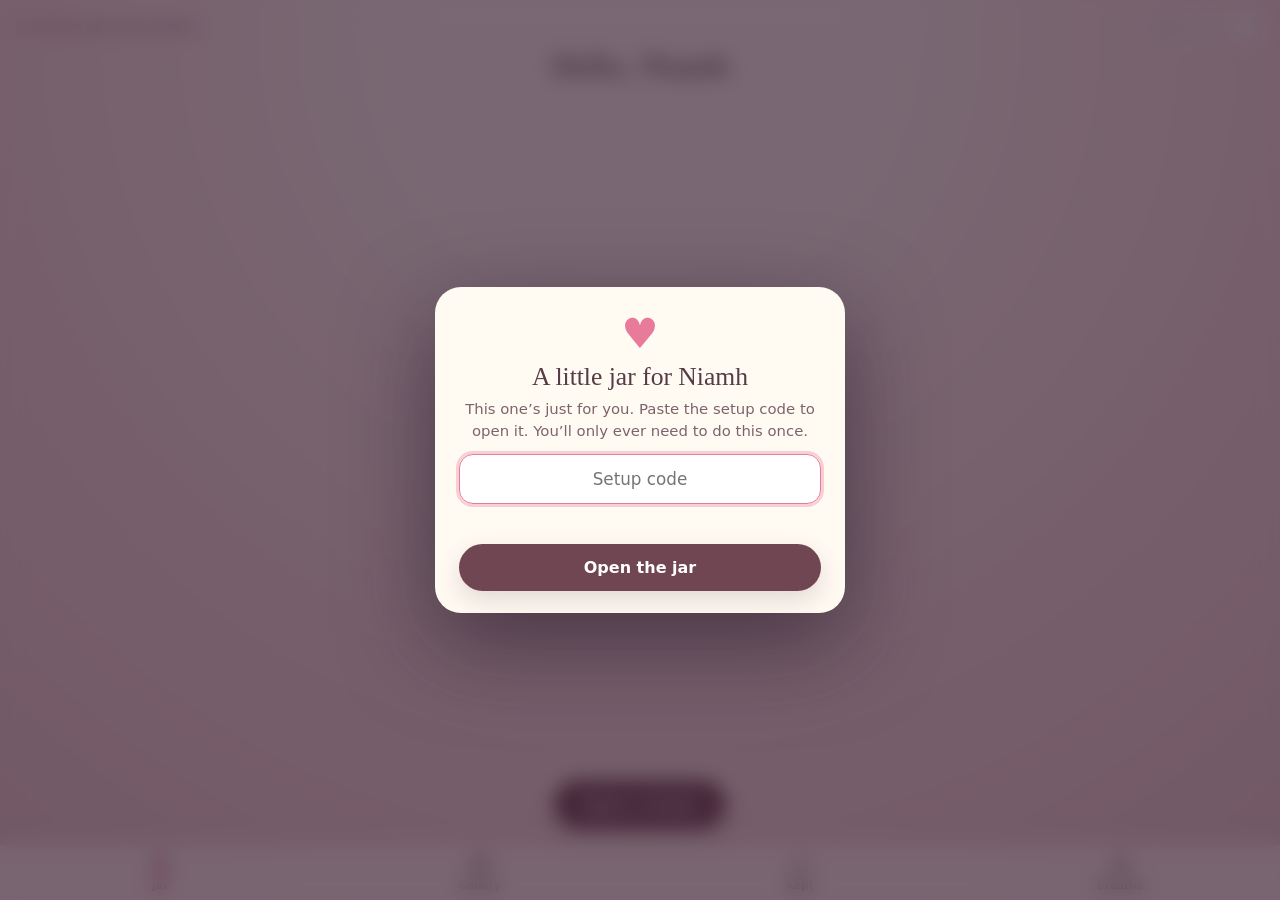
<file: index.html>
<!doctype html>
<html lang="en-GB">
<head>
<meta charset="utf-8">
<meta name="viewport" content="width=device-width,initial-scale=1,viewport-fit=cover,user-scalable=no">
<meta name="theme-color" content="#fff4ee" id="themeColor">
<meta name="description" content="A little jar of hearts for Niamh">
<meta name="robots" content="noindex,nofollow,noarchive">
<meta name="apple-mobile-web-app-capable" content="yes">
<meta name="mobile-web-app-capable" content="yes">
<meta name="apple-mobile-web-app-title" content="Niamh’s Jar">
<meta name="apple-mobile-web-app-status-bar-style" content="black-translucent">
<meta name="format-detection" content="telephone=no">
<link rel="manifest" href="manifest.webmanifest">
<link rel="apple-touch-icon" href="apple-touch-icon.png">
<link rel="icon" href="icon.svg" type="image/svg+xml">
<link rel="stylesheet" href="app.css">
<title>Niamh’s Jar</title>
</head>
<body>
<div id="app" data-screen="jar">
  <canvas id="ambient" aria-hidden="true"></canvas>

  <!-- ============ JAR ============ -->
  <section class="screen" id="screen-jar" aria-label="The jar">
    <header class="top">
      <div class="topRow">
        <span class="kicker">A little jar for Niamh</span>
        <div class="topBtns">
          <button class="iconBtn" id="btnSound" aria-label="Sound on" aria-pressed="true"></button>
          <button class="iconBtn" id="btnTheme" aria-label="Switch day and night"></button>
          <button class="iconBtn" id="btnAbout" aria-label="About the jar">i</button>
        </div>
      </div>
      <h1 id="greeting">Hello, Niamh</h1>
      <p class="tagline" id="tagline"></p>
    </header>
    <div class="pills" id="pills"></div>
    <div class="scene" id="scene">
      <canvas id="jarCanvas" role="img" aria-label="A glass jar full of coloured hearts. Tap it, tilt it or shake your phone."></canvas>
      <button class="motionPill" id="enableMotion" hidden>📳 Tap to switch on shake &amp; tilt</button>
    </div>
    <div class="moods" id="moods" role="radiogroup" aria-label="What do you need?"></div>
    <div class="cta">
      <button class="btn primary" id="openBtn">Open a heart</button>
      <div class="progress" id="progress"></div>
    </div>
  </section>

  <!-- ============ MEMORIES ============ -->
  <section class="screen" id="screen-memories" aria-label="Memories" hidden>
    <div class="pad">
      <h2 class="title">Our little gallery</h2>
      <p class="lede">Photos and little videos from your Bear.</p>
      <div class="grid" id="memGrid"></div>
      <p class="empty" id="memEmpty" hidden>Nothing here yet. Soon this will fill up with photos and little videos from your Bear. ✨</p>
    </div>
  </section>

  <!-- ============ SAVED ============ -->
  <section class="screen" id="screen-saved" aria-label="Saved hearts" hidden>
    <div class="pad">
      <h2 class="title">Hearts you’ve kept</h2>
      <p class="lede" id="savedCount"></p>
      <div class="list" id="savedList"></div>
      <p class="empty" id="savedEmpty" hidden>Tap ♥ on any heart to keep it here, for the days you need it again.</p>
    </div>
  </section>

  <!-- ============ BREATHE / HEAVY DAY ============ -->
  <section class="screen" id="screen-breathe" aria-label="If today is heavy" hidden>
    <div class="pad">
      <h2 class="title">If today is heavy</h2>
      <p class="lede">Nothing to fix right now. Just breathe with the circle for a minute.</p>
      <div class="breathWrap">
        <div class="breath" id="breath"><span id="breathText">Ready when you are</span></div>
      </div>
      <div class="center"><button class="btn secondary" id="breathBtn">Begin</button></div>
      <div class="card">
        <h3>Want a gentle heart?</h3>
        <button class="btn primary wide" id="gentleBtn">Give me a reassuring one</button>
      </div>
      <div class="card">
        <h3>If it feels like too much</h3>
        <p>You don’t have to carry it alone. Talking to someone can really help, and these are free and confidential (UK):</p>
        <a class="help" href="tel:116123"><b>Samaritans</b><span>Call 116 123, any time</span></a>
        <a class="help" href="sms:85258&body=SHOUT"><b>Shout</b><span>Text SHOUT to 85258</span></a>
        <a class="help" href="tel:111"><b>NHS 111</b><span>Call 111 and choose the mental health option</span></a>
        <a class="help danger" href="tel:999"><b>In an emergency</b><span>Call 999</span></a>
      </div>
    </div>
  </section>

  <!-- ============ TAB BAR ============ -->
  <nav class="tabbar" aria-label="Sections">
    <button data-tab="jar" aria-current="page"><svg viewBox="0 0 24 24"><path d="M8 3h8v3H8zM7 6h10v12a3 3 0 0 1-3 3h-4a3 3 0 0 1-3-3z"/><path d="M12 17.5l-3-2.8c-1.9-1.8.8-4.4 3-2.3 2.2-2.1 4.9.5 3 2.3z" class="fill"/></svg><span>Jar</span></button>
    <button data-tab="memories"><svg viewBox="0 0 24 24"><rect x="3" y="5" width="18" height="14" rx="3"/><circle cx="12" cy="12" r="3.4"/><path d="M8 5l1.2-2h5.6L16 5"/></svg><span>Gallery</span><i class="dot" id="memDot" hidden></i></button>
    <button data-tab="saved"><svg viewBox="0 0 24 24"><path d="M12 20l-7-6.6C2 10.7 5.8 6 9.3 8.8L12 11l2.7-2.2C18.2 6 22 10.7 19 13.4z"/></svg><span>Kept</span></button>
    <button data-tab="breathe"><svg viewBox="0 0 24 24"><circle cx="12" cy="12" r="8"/><circle cx="12" cy="12" r="3.5"/></svg><span>Breathe</span></button>
  </nav>

  <!-- ============ NOTE OVERLAY ============ -->
  <div class="overlay" id="overlay" role="dialog" aria-modal="true" aria-labelledby="noteHeading">
    <article class="note" id="note">
      <button class="close" id="noteClose" aria-label="Close">✕</button>
      <div class="newTag" id="noteNew" hidden>New from your Bear ✨</div>
      <div class="heading" id="noteHeading"></div>
      <div class="media" id="noteMedia" hidden></div>
      <p class="message" id="noteMessage"></p>
      <div class="rarity" id="noteRarity"></div>
      <div class="noteActions">
        <button class="pillBtn" id="noteSave" aria-pressed="false"><span class="h">♡</span> Keep</button>
        <button class="pillBtn" id="noteAgain">Another heart ♥</button>
      </div>
    </article>
  </div>

  <!-- ============ WELCOME / ABOUT ============ -->
  <div class="overlay welcome" id="welcome" role="dialog" aria-modal="true" aria-label="Welcome">
    <div class="welcomeCard">
      <div class="welcomeHeart">♥</div>
      <h2 id="welcomeTitle">A little jar for Niamh</h2>
      <p class="big" id="welcomeTag"></p>
      <p id="welcomeIntro"></p>
      <ul class="how">
        <li><b>Tap</b> a heart, or the glass, to open one</li>
        <li><b>Tilt</b> your phone, the hearts slide about</li>
        <li><b>Shake</b> it for a surprise</li>
        <li><b>Pick a mood</b> and the right hearts glow</li>
      </ul>
      <div class="install" id="installCoach" hidden>
        <b>Make it an app</b>
        <p>In Safari, tap <svg class="share" viewBox="0 0 24 24"><path d="M12 3v12M8 7l4-4 4 4M6 11H5a1 1 0 0 0-1 1v8a1 1 0 0 0 1 1h14a1 1 0 0 0 1-1v-8a1 1 0 0 0-1-1h-1"/></svg> <b>Share</b>, then <b>Add to Home Screen</b>.</p>
      </div>
      <button class="btn primary wide" id="welcomeGo">Open the jar</button>
    </div>
  </div>


  <!-- ============ LOCK ============ -->
  <div class="overlay welcome" id="lock" role="dialog" aria-modal="true" aria-label="Unlock the jar" style="z-index:85">
    <div class="welcomeCard">
      <div class="welcomeHeart">♥</div>
      <h2>A little jar for Niamh</h2>
      <p>This one’s just for you. Paste the setup code to open it. You’ll only ever need to do this once.</p>
      <input class="lockInput" id="lockCode" type="text" placeholder="Setup code" autocomplete="off" autocapitalize="characters" autocorrect="off" spellcheck="false" enterkeyhint="go">
      <div class="lockErr" id="lockErr" role="alert"></div>
      <button class="btn primary wide" id="lockGo">Open the jar</button>
    </div>
  </div>

  <div class="toast" id="toast" role="status" aria-live="polite"></div>
  <canvas id="fx" aria-hidden="true"></canvas>
</div>
<script>
setTimeout(function(){if(!window.__jar){var g=document.getElementById('greeting'),t=document.getElementById('tagline');if(g)g.textContent='The jar didn’t load';if(t)t.textContent='Some files are probably missing. Check that app.js, jar.js, physics.js, fx.js and app.css are all uploaded next to index.html.'}},4500);
</script>
<script type="module" src="app.js"></script>
</body>
</html>
</file>
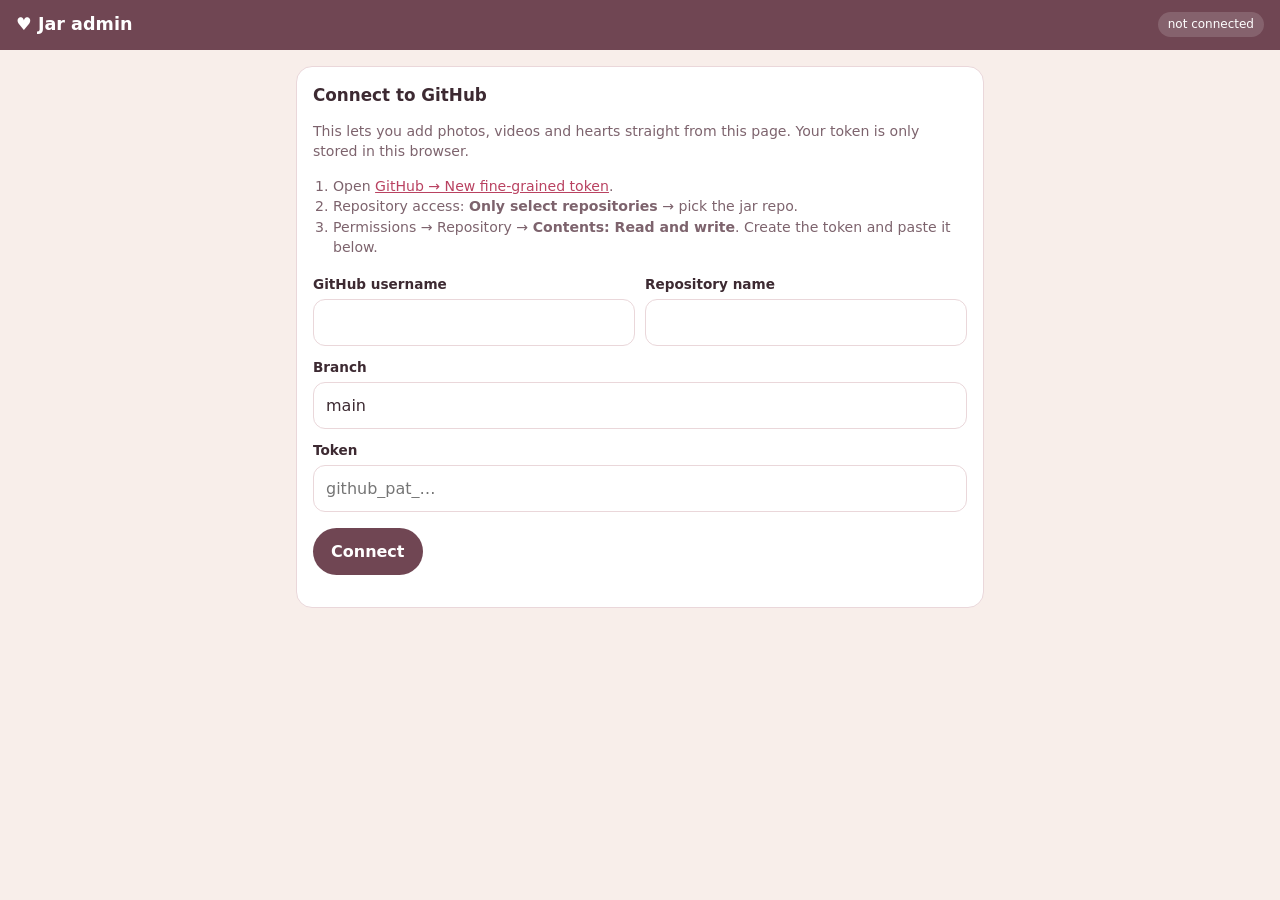
<file: admin.html>
<!doctype html>
<html lang="en-GB">
<head>
<meta charset="utf-8">
<meta name="viewport" content="width=device-width,initial-scale=1,viewport-fit=cover">
<meta name="robots" content="noindex,nofollow">
<meta name="theme-color" content="#704653">
<title>Jar admin</title>
<style>
:root{--ink:#3d2a32;--muted:#7d636d;--accent:#b94261;--bg:#f8eeea;--card:#fff;--line:#ead7da;--btn:#704653}
*{box-sizing:border-box}
body{margin:0;font:16px/1.45 -apple-system,system-ui,Segoe UI,Roboto,sans-serif;color:var(--ink);background:var(--bg);padding-bottom:90px}
header{position:sticky;top:0;z-index:10;background:var(--btn);color:#fff;padding:calc(env(safe-area-inset-top) + 12px) 16px 12px;display:flex;align-items:center;gap:10px}
header h1{margin:0;font-size:1.1rem;flex:1}
header .chip{font-size:.75rem;background:#ffffff26;padding:4px 10px;border-radius:99px}
main{max-width:720px;margin:0 auto;padding:16px}
.card{background:var(--card);border:1px solid var(--line);border-radius:16px;padding:16px;margin-bottom:14px}
.card h2{margin:0 0 8px;font-size:1.05rem}
.muted{color:var(--muted);font-size:.88rem}
label{display:block;font-weight:600;font-size:.85rem;margin:12px 0 4px}
input,textarea,select{width:100%;font:inherit;padding:11px 12px;border:1.5px solid var(--line);border-radius:12px;background:#fff;color:var(--ink)}
textarea{min-height:92px;resize:vertical}
input[type=checkbox]{width:auto}
.row{display:flex;gap:10px}.row>*{flex:1}
button{font:inherit;font-weight:700;border:0;border-radius:99px;padding:12px 18px;background:var(--btn);color:#fff;cursor:pointer}
button.ghost{background:#fff;color:var(--btn);border:1.5px solid var(--line)}
button.danger{background:#fff;color:#b3261e;border:1.5px solid #f0c9c6}
button:disabled{opacity:.5}
.tabs{display:flex;gap:6px;margin-bottom:14px;overflow-x:auto}
.tabs button{background:#fff;color:var(--btn);border:1.5px solid var(--line);padding:9px 16px;white-space:nowrap}
.tabs button.on{background:var(--btn);color:#fff;border-color:var(--btn)}
.previews{display:grid;grid-template-columns:repeat(auto-fill,minmax(96px,1fr));gap:8px;margin-top:10px}
.pv{position:relative;aspect-ratio:1;border-radius:10px;overflow:hidden;background:#eee}
.pv img,.pv video{width:100%;height:100%;object-fit:cover}
.pv b{position:absolute;top:4px;right:4px;background:#000a;color:#fff;border-radius:99px;width:24px;height:24px;display:grid;place-items:center;font-size:.8rem;cursor:pointer}
.pv i{position:absolute;left:4px;bottom:4px;background:#000a;color:#fff;border-radius:6px;padding:1px 6px;font-size:.7rem;font-style:normal}
.log{font:13px/1.5 ui-monospace,Menlo,monospace;background:#2a1b22;color:#ffd9e2;padding:12px;border-radius:12px;white-space:pre-wrap;margin-top:12px;max-height:220px;overflow:auto}
.heart{border-left:6px solid var(--c,#f6b8c7)}
.heart .top{display:flex;justify-content:space-between;gap:8px;align-items:center;margin-bottom:4px}
.heart .id{font-size:.75rem;color:var(--muted)}
.heart.changed{outline:2px solid #ffc84a}
.thumbs{display:flex;gap:6px;margin:8px 0}.thumbs img{width:54px;height:54px;object-fit:cover;border-radius:8px}
.savebar{position:fixed;left:0;right:0;bottom:0;background:#fff;border-top:1px solid var(--line);padding:12px 16px calc(env(safe-area-inset-bottom) + 12px);display:flex;gap:10px;align-items:center;z-index:20;transform:translateY(110%);transition:transform .25s}
.savebar.show{transform:none}.savebar span{flex:1;font-weight:600}
.ok{color:#1f7a3d;font-weight:700}.err{color:#b3261e;font-weight:700}
[hidden]{display:none!important}
a{color:var(--accent)}
ol{padding-left:20px;margin:6px 0}
</style>
</head>
<body>
<header><h1>♥ Jar admin</h1><span class="chip" id="chip">not connected</span></header>
<main>

<!-- CONNECT -->
<section id="connect" class="card">
  <h2>Connect to GitHub</h2>
  <p class="muted">This lets you add photos, videos and hearts straight from this page. Your token is only stored in this browser.</p>
  <ol class="muted">
    <li>Open <a href="https://github.com/settings/personal-access-tokens/new" target="_blank" rel="noopener">GitHub → New fine-grained token</a>.</li>
    <li>Repository access: <b>Only select repositories</b> → pick the jar repo.</li>
    <li>Permissions → Repository → <b>Contents: Read and write</b>. Create the token and paste it below.</li>
  </ol>
  <div class="row"><div><label for="owner">GitHub username</label><input id="owner" autocapitalize="off" autocomplete="off"></div><div><label for="repo">Repository name</label><input id="repo" autocapitalize="off" autocomplete="off"></div></div>
  <div class="row"><div><label for="branch">Branch</label><input id="branch" value="main" autocapitalize="off"></div></div>
  <label for="token">Token</label><input id="token" type="password" autocomplete="off" placeholder="github_pat_…">
  <p><button id="btnConnect">Connect</button> <span id="connMsg"></span></p>
</section>

<!-- UNLOCK -->
<section id="unlock" class="card" hidden>
  <h2>Unlock the vault</h2>
  <p class="muted">Everything in the jar is encrypted. Enter the setup code so this page can read and add to it. It stays only in this browser.</p>
  <label for="uCode">Setup code</label><input id="uCode" autocomplete="off" autocapitalize="characters" placeholder="XXXX-XXXX-XXXX-XXXX-XXXX">
  <p><button id="btnUnlock">Unlock</button> <span id="unlockMsg"></span></p>
</section>

<!-- APP -->
<div id="app" hidden>
  <div class="tabs" id="tabs">
    <button data-t="memories" class="on">📸 Add a memory</button>
    <button data-t="hearts">💌 Hearts</button>
    <button data-t="settings">⚙️ Settings</button>
  </div>

  <section id="t-memories">
    <div class="card">
      <h2>Add photos or videos</h2>
      <p class="muted">Pick one or more. Photos are shrunk automatically. Videos upload as they are, so keep them short (under about 40&nbsp;MB is best). Multiple files become a swipeable memory.</p>
      <input id="files" type="file" accept="image/*,video/*" multiple>
      <div class="previews" id="previews"></div>
      <label for="mHead">Title</label><input id="mHead" value="A little memory" maxlength="80">
      <label for="mMsg">Message to go with it</label><textarea id="mMsg" placeholder="Write something just for her…"></textarea>
      <div class="row">
        <div><label for="mRar">Heart colour</label>
          <select id="mRar"><option>Pink</option><option>Rose</option><option selected>Ruby</option><option>Gold</option><option>Platinum</option></select></div>
        <div><label for="mCat">Category</label><input id="mCat" value="Memories" list="cats"></div>
      </div>
      <label><input type="checkbox" id="mNew" checked> Show as “new from your Bear” (glows in the jar)</label>
      <p><button id="btnAdd">Add to the jar</button></p>
      <div class="log" id="log" hidden></div>
    </div>
  </section>

  <section id="t-hearts" hidden>
    <div class="card">
      <div class="row"><input id="q" placeholder="Search hearts…"><select id="filter"><option value="all">All</option><option value="text">Messages</option><option value="media">Memories</option></select></div>
      <p><button id="btnNew" class="ghost">＋ New message heart</button> <span class="muted" id="count"></span></p>
    </div>
    <div id="list"></div>
  </section>

  <section id="t-settings" hidden>
    <div class="card">
      <h2>Wording</h2>
      <label for="sName">Her name</label><input id="sName">
      <label for="sTag">Tagline under the greeting</label><textarea id="sTag" style="min-height:64px"></textarea>
      <label for="sIntro">Welcome text (use {count} for the number of hearts)</label><textarea id="sIntro"></textarea>
    </div>
    <div class="card">
      <h2>Special days</h2>
      <p class="muted">On these dates a little pill appears on the jar (and snow or confetti, if chosen). Dates are MM-DD, separated by commas.</p>
      <div id="occList"></div>
      <p><button class="ghost" id="btnOcc">＋ Add a special day</button></p>
    </div>
    <div class="card">
      <h2>Backup &amp; connection</h2>
      <p><button class="ghost" id="btnBackup">Download a readable backup (keep it private)</button></p>
      <p><button class="danger" id="btnDisc">Disconnect this browser</button></p>
    </div>
  </section>
</div>
<datalist id="cats"></datalist>
</main>

<div class="savebar" id="savebar"><span id="saveTxt">Unsaved changes</span><button class="ghost" id="btnDiscard">Discard</button><button id="btnSave">Publish</button></div>
<script type="module" src="admin.js"></script>
</body>
</html>
</file>
<file: app.css>
:root{
  --ink:#563c46; --muted:#7d636d; --accent:#b94261; --accent2:#e97b9a;
  --bg1:#fffaf6; --bg2:#f7e2dd; --bg3:#eccfd0;
  --card:rgba(255,255,255,.72); --card-line:rgba(185,66,97,.14);
  --btn:#704653; --btnInk:#fff;
  --paper:#fffaf2; --ruled:#a681891b; --margin:#e9a6b344;
  --tab:rgba(255,248,244,.82);
  --sat:env(safe-area-inset-top,0px); --sab:env(safe-area-inset-bottom,0px);
  --tabh:56px;
  --serif:ui-serif,"New York",Georgia,serif;
  --round:ui-rounded,"SF Pro Rounded",-apple-system,system-ui,sans-serif;
  --hand:"Bradley Hand","Noteworthy","Segoe Print","Comic Sans MS",cursive;
  color-scheme:light;
}
:root[data-theme="night"]{
  --ink:#f6e6ec; --muted:#c3a7b4; --accent:#ff8fb0; --accent2:#ff8fb0;
  --bg1:#2e1b34; --bg2:#1b1022; --bg3:#110a17;
  --card:rgba(255,255,255,.07); --card-line:rgba(255,255,255,.12);
  --btn:#ff8fb0; --btnInk:#2a1530;
  --tab:rgba(28,16,34,.82);
  color-scheme:dark;
}
*{box-sizing:border-box;-webkit-tap-highlight-color:transparent}
[hidden]{display:none!important}
html,body{margin:0;height:100%;overflow:hidden;overscroll-behavior:none;background:var(--bg2);-webkit-text-size-adjust:100%}
body{color:var(--ink);font-family:var(--round);-webkit-user-select:none;user-select:none;-webkit-touch-callout:none;
  background:radial-gradient(circle at 50% 4%,var(--bg1) 0,var(--bg1) 18%,var(--bg2) 62%,var(--bg3) 100%) fixed}
#app{position:fixed;inset:0;overflow:hidden}
#ambient,#fx{position:fixed;inset:0;width:100%;height:100%;pointer-events:none}
#ambient{z-index:0}
#fx{z-index:90}
button{font:inherit;color:inherit;border:0;background:none;padding:0;cursor:pointer;touch-action:manipulation}
button:focus-visible,a:focus-visible{outline:3px solid var(--accent);outline-offset:2px}

/* screens */
.screen{position:absolute;inset:0;z-index:1;display:flex;flex-direction:column;
  padding:calc(var(--sat) + 10px) 0 calc(var(--tabh) + var(--sab)) 0;animation:fadeIn .35s ease both}
#screen-jar{padding-left:16px;padding-right:16px;overflow:hidden}
#screen-memories,#screen-saved,#screen-breathe{overflow-y:auto;-webkit-overflow-scrolling:touch}
.pad{padding:8px 18px 28px;max-width:560px;width:100%;margin:0 auto}
.title{font:500 1.9rem/1.1 var(--serif);margin:10px 0 4px}
.lede{margin:0 0 16px;color:var(--muted);font-size:.95rem;line-height:1.4}
.empty{color:var(--muted);text-align:center;line-height:1.5;padding:30px 12px;font-size:.95rem}
.center{text-align:center;margin:6px 0 22px}
@keyframes fadeIn{from{opacity:0;transform:translateY(6px)}to{opacity:1;transform:none}}

/* header */
.top{text-align:center;flex:none}
.topRow{display:flex;align-items:center;justify-content:space-between;gap:8px;min-height:34px}
.kicker{text-transform:uppercase;letter-spacing:.17em;font-size:.64rem;color:var(--muted);font-weight:700;opacity:.9}
.topBtns{display:flex;gap:6px}
.iconBtn{width:34px;height:34px;border-radius:50%;background:var(--card);border:1px solid var(--card-line);display:grid;place-items:center;font:700 .9rem var(--serif);font-style:italic;color:var(--muted)}
.iconBtn svg{width:18px;height:18px;stroke:currentColor;fill:none;stroke-width:1.8;stroke-linecap:round;stroke-linejoin:round}
h1{margin:4px 0 0;font:500 clamp(1.55rem,7vw,2.1rem)/1.1 var(--serif);letter-spacing:-.01em}
.tagline{margin:6px auto 0;max-width:330px;color:var(--muted);font-size:.86rem;line-height:1.4}

/* pills */
.pills{display:flex;gap:8px;justify-content:center;flex-wrap:wrap;margin:10px 0 0;flex:none;min-height:0}
.pills:empty{display:none}
.pill{display:inline-flex;align-items:center;gap:6px;padding:8px 13px;border-radius:999px;background:var(--card);border:1px solid var(--card-line);font-size:.8rem;font-weight:700;color:var(--ink);backdrop-filter:blur(8px);-webkit-backdrop-filter:blur(8px)}
.pill.glow{background:linear-gradient(135deg,#fff2b8,#ffd978);color:#5b3c10;border-color:#f3cd6a;animation:pillGlow 2.2s ease-in-out infinite}
.pill.done{opacity:.6}
@keyframes pillGlow{50%{box-shadow:0 0 0 6px rgba(255,214,110,.28)}}

/* scene */
.scene{position:relative;flex:1 1 auto;min-height:230px;margin:6px -6px 0}
#jarCanvas{position:absolute;inset:0;display:block;touch-action:none;cursor:pointer}
.motionPill{position:absolute;left:50%;bottom:2px;transform:translateX(-50%);z-index:3;padding:9px 14px;border-radius:999px;background:var(--btn);color:var(--btnInk);font-size:.78rem;font-weight:700;box-shadow:0 8px 20px #0003;white-space:nowrap;animation:fadeIn .4s ease both}

/* moods */
.moods{display:flex;gap:8px;overflow-x:auto;padding:4px 16px 8px;margin:0 -16px;scrollbar-width:none;-webkit-overflow-scrolling:touch;flex:none;scroll-snap-type:x proximity}
.moods::-webkit-scrollbar{display:none}
.mood{flex:none;scroll-snap-align:center;display:flex;align-items:center;gap:6px;padding:9px 14px;border-radius:999px;background:var(--card);border:1.5px solid var(--card-line);font-size:.85rem;font-weight:700;white-space:nowrap;color:var(--ink)}
.mood[aria-checked="true"]{background:var(--btn);color:var(--btnInk);border-color:transparent;box-shadow:0 6px 16px #70465340}

/* cta */
.cta{flex:none;text-align:center;padding:2px 0 8px}
.btn{display:inline-flex;align-items:center;justify-content:center;gap:8px;border-radius:999px;padding:14px 26px;font-weight:800;font-size:1rem;transition:transform .15s}
.btn:active{transform:scale(.96)}
.btn.primary{background:var(--btn);color:var(--btnInk);box-shadow:0 10px 24px #7046532e}
.btn.secondary{background:var(--card);border:1px solid var(--card-line);color:var(--ink)}
.btn.wide{width:100%}
.progress{margin-top:8px;font-size:.74rem;color:var(--muted);letter-spacing:.02em}

/* tab bar */
.tabbar{position:absolute;left:0;right:0;bottom:0;z-index:20;display:flex;height:calc(var(--tabh) + var(--sab));padding-bottom:var(--sab);background:var(--tab);backdrop-filter:blur(18px) saturate(1.4);-webkit-backdrop-filter:blur(18px) saturate(1.4);border-top:1px solid var(--card-line)}
.tabbar button{position:relative;flex:1;display:flex;flex-direction:column;align-items:center;justify-content:center;gap:2px;color:var(--muted);font-size:.66rem;font-weight:700}
.tabbar svg{width:23px;height:23px;fill:none;stroke:currentColor;stroke-width:1.7;stroke-linecap:round;stroke-linejoin:round}
.tabbar svg .fill{fill:currentColor;stroke:none}
.tabbar button[aria-current="page"]{color:var(--accent)}
.tabbar .dot{position:absolute;top:7px;left:calc(50% + 8px);width:9px;height:9px;border-radius:50%;background:#ffc84a;box-shadow:0 0 0 3px var(--tab)}

/* gallery */
.grid{display:grid;grid-template-columns:repeat(2,1fr);gap:16px 14px;padding-top:6px}
.tile{background:#fff;padding:8px 8px 10px;border-radius:4px;box-shadow:0 8px 22px #5a2f4026;text-align:left;color:#563c46;position:relative;transform:rotate(var(--rot,0deg));transition:transform .2s}
.tile:active{transform:rotate(0) scale(.97)}
.tile .ph{position:relative;aspect-ratio:1;background:#eadbe0;overflow:hidden;border-radius:2px}
.tile img,.tile video{width:100%;height:100%;object-fit:cover;display:block;pointer-events:none}
.tile .play{position:absolute;inset:0;display:grid;place-items:center}
.tile .play i{width:44px;height:44px;border-radius:50%;background:rgba(0,0,0,.45);display:grid;place-items:center;color:#fff;font-style:normal;font-size:1.1rem;padding-left:3px}
.tile .cap{font:1rem/1.2 var(--hand);margin-top:8px;display:-webkit-box;-webkit-line-clamp:2;-webkit-box-orient:vertical;overflow:hidden;min-height:2.4em}
.tile .badge{position:absolute;top:-6px;right:-6px;background:#ffc84a;color:#5b3c10;font-size:.62rem;font-weight:800;padding:4px 8px;border-radius:999px;box-shadow:0 4px 10px #0003;letter-spacing:.04em}

/* saved list */
.list{display:grid;gap:10px}
.keep{display:block;width:100%;text-align:left;padding:14px 16px;border-radius:16px;background:var(--card);border:1px solid var(--card-line);position:relative;overflow:hidden}
.keep::before{content:"";position:absolute;left:0;top:0;bottom:0;width:5px;background:var(--c,#f6b8c7)}
.keep b{display:block;font-size:.68rem;letter-spacing:.12em;text-transform:uppercase;color:var(--muted);margin-bottom:5px}
.keep span{display:-webkit-box;-webkit-line-clamp:3;-webkit-box-orient:vertical;overflow:hidden;font:1.02rem/1.4 var(--hand)}

/* breathe */
.breathWrap{display:grid;place-items:center;height:250px}
.breath{width:130px;height:130px;border-radius:50%;display:grid;place-items:center;text-align:center;font:600 .95rem var(--round);color:#fff;
  background:radial-gradient(circle at 35% 30%,#ffd1de,#e97b9a 60%,#b94261);box-shadow:0 0 0 14px rgba(233,123,154,.16),0 0 60px rgba(233,123,154,.4);transition:transform var(--dur,4s) ease-in-out}
.breath span{padding:0 14px;text-shadow:0 1px 6px #0004}
.card{background:var(--card);border:1px solid var(--card-line);border-radius:20px;padding:18px;margin:0 0 14px;backdrop-filter:blur(8px);-webkit-backdrop-filter:blur(8px)}
.card h3{margin:0 0 8px;font:600 1.1rem var(--serif)}
.card p{margin:0 0 12px;color:var(--muted);line-height:1.45;font-size:.92rem}
.help{display:flex;flex-direction:column;gap:2px;padding:12px 14px;border-radius:14px;background:var(--card);border:1px solid var(--card-line);margin-top:8px;color:var(--ink);text-decoration:none}
.help span{color:var(--muted);font-size:.85rem}
.help.danger b{color:var(--accent)}

/* overlays */
.overlay{position:fixed;inset:0;z-index:50;display:grid;place-items:center;padding:calc(var(--sat) + 16px) 18px calc(var(--sab) + 16px);background:rgba(54,26,42,.5);backdrop-filter:blur(10px);-webkit-backdrop-filter:blur(10px);opacity:0;pointer-events:none;transition:opacity .28s ease}
.overlay.show{opacity:1;pointer-events:auto}
.welcome{z-index:70;background:rgba(40,16,36,.62)}

.note{--accent-note:#f6b8c7;position:relative;width:min(100%,460px);max-height:min(82dvh,760px);overflow-y:auto;-webkit-overflow-scrolling:touch;padding:26px 24px 20px;border-radius:12px;color:#563c46;
  background-color:var(--paper);
  background-image:linear-gradient(90deg,transparent 0 31px,var(--margin) 32px 33px,transparent 34px),repeating-linear-gradient(180deg,transparent 0 29px,var(--ruled) 29px 30px);
  box-shadow:0 30px 80px #2a0f2b66;text-align:left;
  transform:translate(var(--fx,0px),var(--fy,0px)) scale(.06) rotate(-14deg);opacity:.2;transition:transform .62s cubic-bezier(.2,1.15,.3,1),opacity .3s ease}
.overlay.show .note{transform:rotate(-.4deg);opacity:1}
.note.platinum{background-image:linear-gradient(135deg,#fff 0,#eaf2f7 40%,#fff 60%,#e4eef4 100%);box-shadow:0 0 0 3px #fff,0 0 0 6px #c8d6dd,0 0 40px rgba(205,228,255,.7),0 30px 80px #2a0f2b66}
.note.platinum::after{content:"";position:absolute;inset:0;border-radius:inherit;pointer-events:none;background:linear-gradient(110deg,transparent 35%,rgba(255,255,255,.85) 50%,transparent 65%);background-size:250% 100%;animation:foil 3.2s ease-in-out infinite}
.note.gold{box-shadow:0 0 0 3px #fbe6a2,0 0 36px rgba(255,205,90,.55),0 30px 80px #2a0f2b66}
@keyframes foil{from{background-position:130% 0}to{background-position:-30% 0}}
.note::before{content:"♥";display:block;margin:0 0 6px 18px;color:var(--accent-note);font-size:1.5rem}
.close{position:absolute;top:10px;right:10px;width:34px;height:34px;border-radius:50%;background:#7046531a;color:#704653;font-size:.9rem}
.newTag{margin:0 0 8px 18px;display:inline-block;font-size:.68rem;font-weight:800;letter-spacing:.06em;background:#ffe08a;color:#5b3c10;border-radius:999px;padding:4px 10px}
.heading{margin:0 40px 10px 18px;color:#8a6370;font-size:.72rem;letter-spacing:.13em;text-transform:uppercase;font-weight:800}
.message{margin:0 0 0 18px;white-space:pre-line;font:500 clamp(1.08rem,4.3vw,1.3rem)/1.58 var(--hand);color:#533e45;-webkit-user-select:text;user-select:text}
.message a{color:#b94261;text-decoration:underline}
.rarity{margin:18px 0 0 18px;color:#9a7e86;font-size:.66rem;letter-spacing:.14em;text-transform:uppercase;display:flex;align-items:center;gap:7px}
.rarity i{width:9px;height:9px;border-radius:50%;background:var(--accent-note);box-shadow:0 0 0 2px #fff,0 0 8px var(--accent-note)}
.noteActions{display:flex;justify-content:center;gap:10px;margin-top:16px;position:sticky;bottom:-4px}
.pillBtn{padding:11px 18px;border-radius:999px;background:#704653;color:#fff;font-weight:800;font-size:.9rem;box-shadow:0 6px 16px #70465340}
.pillBtn:first-child{background:#fff;color:#704653;border:1.5px solid #cfaab5;box-shadow:none}
.pillBtn[aria-pressed="true"]{background:#ffe3ea;border-color:#e97b9a;color:#b94261}
.pillBtn[aria-pressed="true"] .h{animation:beat .5s ease}
@keyframes beat{40%{transform:scale(1.5)}}

/* media inside a note */
.media{margin:2px 0 14px 18px;margin-right:0;display:flex;overflow-x:auto;scroll-snap-type:x mandatory;gap:10px;-webkit-overflow-scrolling:touch;scrollbar-width:none;border-radius:4px}
.media::-webkit-scrollbar{display:none}
.slide{flex:0 0 100%;scroll-snap-align:center;background:#fff;padding:9px 9px 28px;border-radius:3px;box-shadow:0 6px 20px #5a2f402e;transform:rotate(-1.2deg)}
.slide:nth-child(2n){transform:rotate(1deg)}
.slide img,.slide video{display:block;width:100%;max-height:46dvh;object-fit:contain;background:#f3e9ec;border-radius:2px}
.dots{display:flex;justify-content:center;gap:6px;margin:-4px 0 10px 18px}
.dots i{width:6px;height:6px;border-radius:50%;background:#cfaab5}
.dots i.on{background:#b94261}

/* welcome */
.welcomeCard{width:min(100%,410px);max-height:92dvh;overflow-y:auto;background:var(--paper);color:#563c46;border-radius:26px;padding:26px 24px 22px;text-align:center;box-shadow:0 30px 90px #1c0a1f80;transform:scale(.94);transition:transform .5s cubic-bezier(.2,1.2,.3,1)}
.welcome.show .welcomeCard{transform:none}
.welcomeHeart{font-size:2.6rem;color:#e97b9a;line-height:1;animation:beat 1.6s ease-in-out infinite}
.welcomeCard h2{margin:8px 0 6px;font:500 1.6rem/1.15 var(--serif)}
.welcomeCard p{margin:0 0 12px;line-height:1.5;font-size:.93rem;color:#7d636d}
.welcomeCard p.big{font:500 1.15rem/1.35 var(--serif);color:#563c46}
.how{list-style:none;text-align:left;margin:0 0 14px;padding:12px 16px;background:#f9ecec;border-radius:16px;font-size:.88rem;line-height:1.75;color:#563c46}
.install{background:#eef4f7;border-radius:16px;padding:12px 14px;margin-bottom:14px;text-align:left;font-size:.88rem;color:#3d5560}
.install p{margin:4px 0 0;color:#3d5560}
.share{width:17px;height:17px;vertical-align:-3px;fill:none;stroke:#2f7fe0;stroke-width:2;stroke-linecap:round;stroke-linejoin:round}
.welcome .btn.primary{background:#704653;color:#fff}

.toast{position:fixed;left:50%;bottom:calc(var(--tabh) + var(--sab) + 18px);transform:translate(-50%,20px);z-index:95;background:rgba(40,20,36,.92);color:#fff;padding:11px 18px;border-radius:999px;font-size:.85rem;font-weight:700;opacity:0;pointer-events:none;transition:.35s;max-width:88vw;text-align:center}
.toast.show{opacity:1;transform:translate(-50%,0)}

@media(max-height:700px){
  .tagline{display:none}
  h1{font-size:1.45rem}
  .scene{min-height:200px}
}
@media(prefers-reduced-motion:reduce){
  *{animation-duration:.01ms!important;transition-duration:.01ms!important}
}

/* lock screen */
.lockInput{width:100%;font:inherit;font-size:1.05rem;text-align:center;padding:14px 16px;border-radius:14px;border:1.5px solid #e3cdd2;background:#fff;color:#563c46;margin:0 0 10px;-webkit-user-select:text;user-select:text}
.lockInput:focus{outline:3px solid #e97b9a55;border-color:#e97b9a}
.lockErr{min-height:1.3em;color:#b3261e;font-size:.85rem;font-weight:700;margin:2px 0 10px}
.linkBtn{display:block;margin:12px auto 0;color:#8a6370;font-size:.82rem;font-weight:700;text-decoration:underline;padding:6px}
.mediaLoading{position:absolute;left:0;right:0;top:40%;text-align:center;color:#8a6370;font-size:.85rem;pointer-events:none}
.slide{position:relative}
#lock.wobble .welcomeCard{animation:wobble .45s}
@keyframes wobble{20%{transform:translateX(-10px)}40%{transform:translateX(9px)}60%{transform:translateX(-6px)}80%{transform:translateX(4px)}}
</file>
